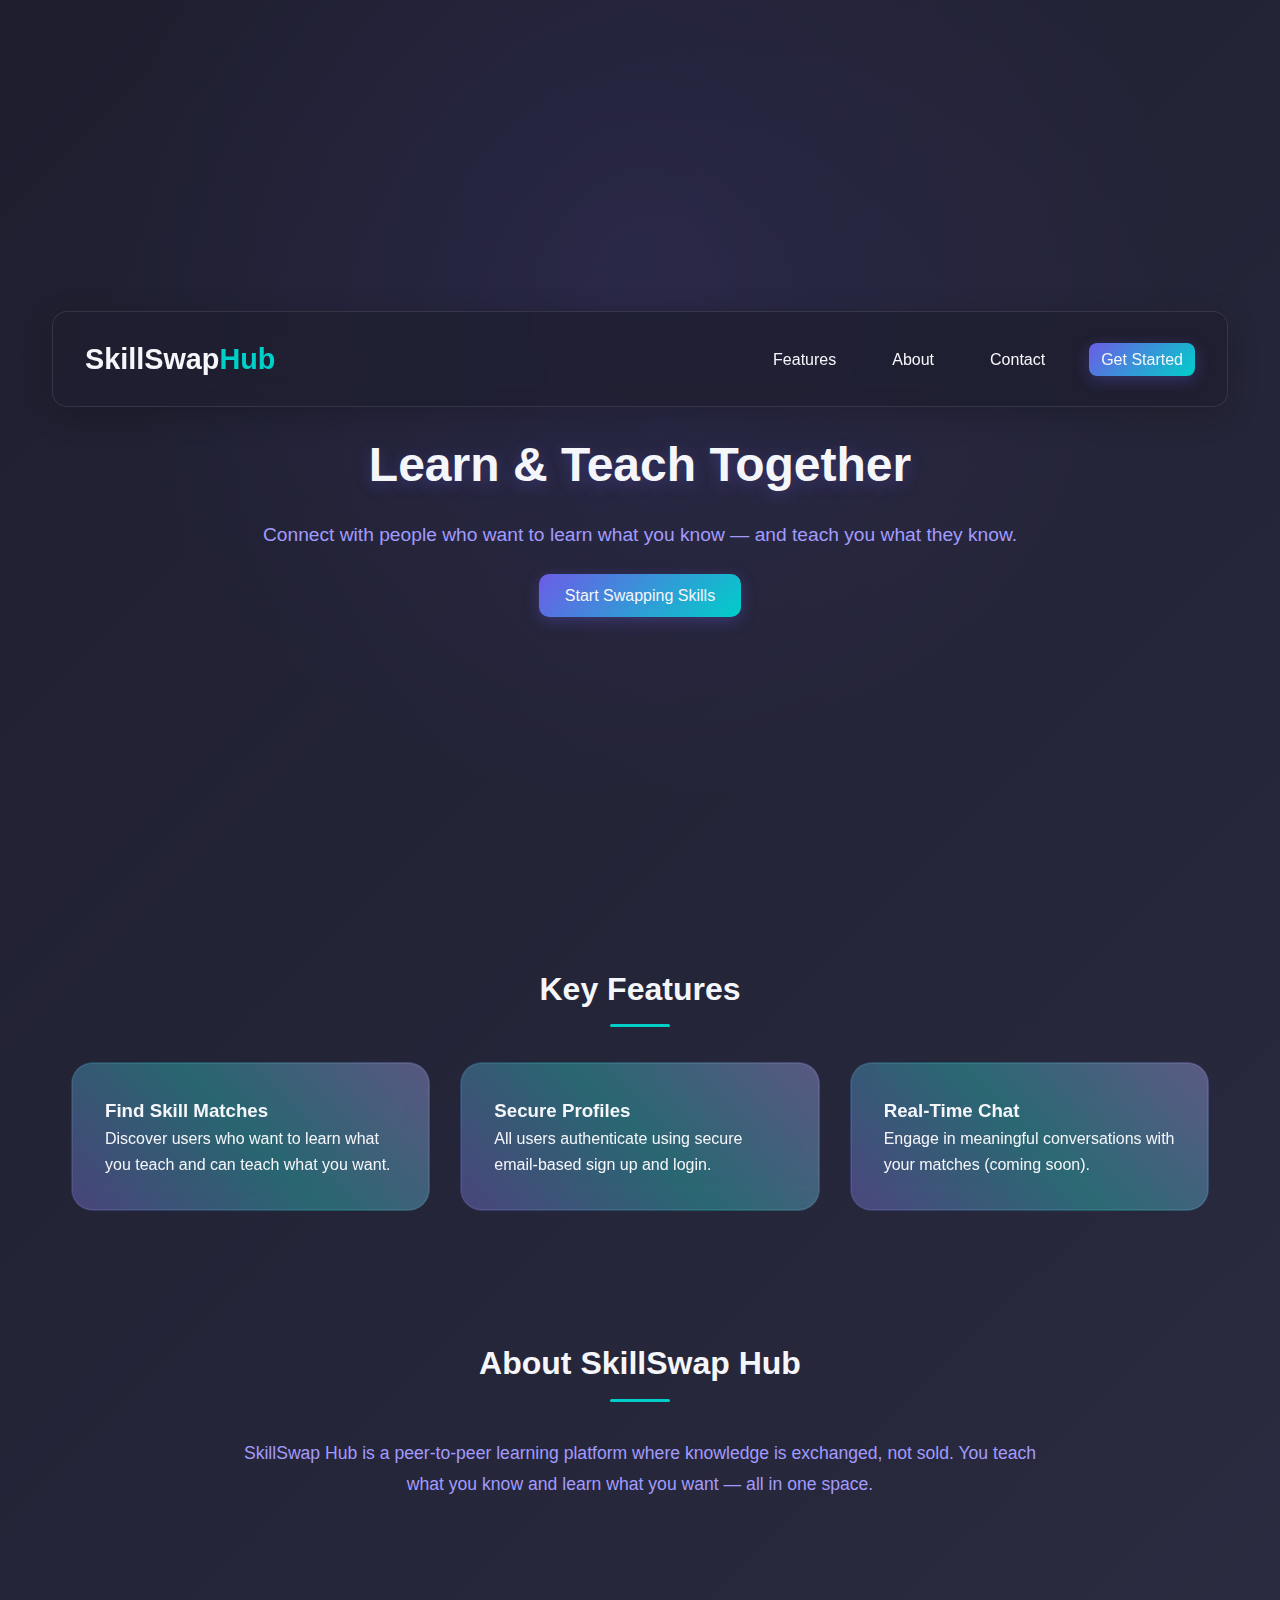
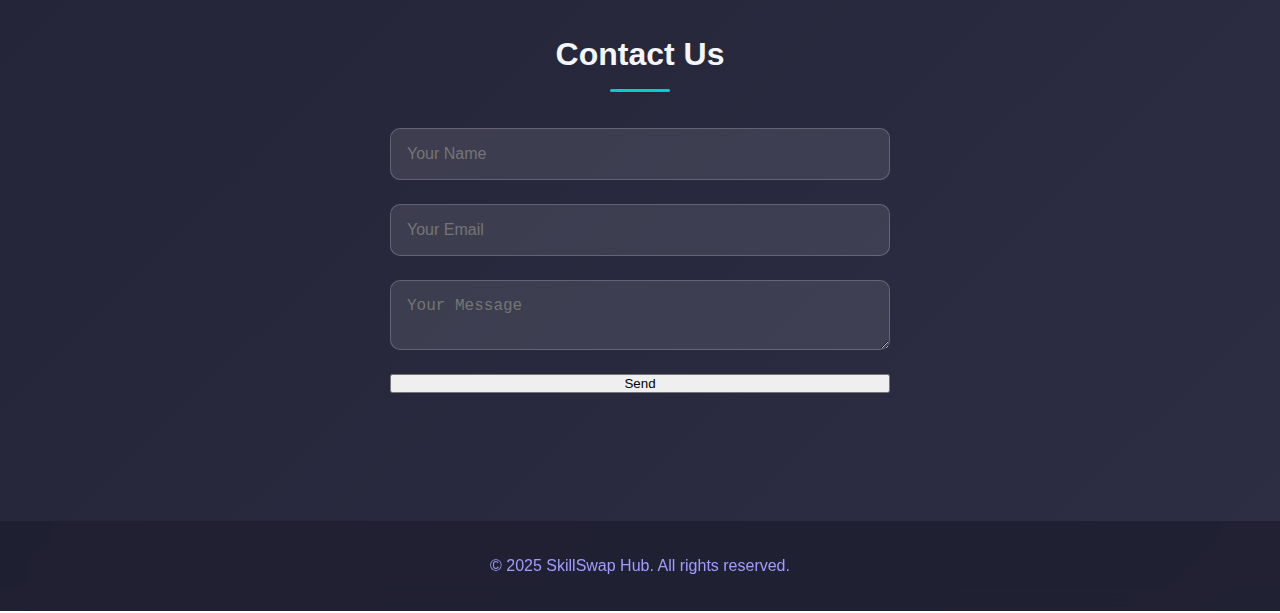
<file: index.html>
<!DOCTYPE html>
<html lang="en">
<head>
  <meta charset="UTF-8" />
  <meta name="viewport" content="width=device-width, initial-scale=1.0" />
  <title>SkillSwap Hub</title>
  <link rel="stylesheet" href="styles/style.css" />
  <link href="https://fonts.googleapis.com/css2?family=Poppins:wght@400;600&display=swap" rel="stylesheet">
  <script defer src="scripts/app.js"></script>
</head>
<body>
  <div class="hero">
    <nav class="navbar">
      <div class="logo">SkillSwap<span>Hub</span></div>
      <ul class="nav-links">
        <li><a href="#features">Features</a></li>
        <li><a href="#about">About</a></li>
        <li><a href="#contact">Contact</a></li>
        <li><a href="auth.html" class="btn">Get Started</a></li>
      </ul>
    </nav>

    <header class="hero-content">
      <h1>Learn & Teach Together</h1>
      <p>Connect with people who want to learn what you know — and teach you what they know.</p>
      <a href="auth.html" class="btn primary">Start Swapping Skills</a>
    </header>
  </div>

  <section id="features" class="features">
    <h2>Key Features</h2>
    <div class="feature-cards">
      <div class="card">
        <h3>Find Skill Matches</h3>
        <p>Discover users who want to learn what you teach and can teach what you want.</p>
      </div>
      <div class="card">
        <h3>Secure Profiles</h3>
        <p>All users authenticate using secure email-based sign up and login.</p>
      </div>
      <div class="card">
        <h3>Real-Time Chat</h3>
        <p>Engage in meaningful conversations with your matches (coming soon).</p>
      </div>
    </div>
  </section>

  <section id="about" class="about">
    <h2>About SkillSwap Hub</h2>
    <p>
      SkillSwap Hub is a peer-to-peer learning platform where knowledge is exchanged, not sold. You teach what you know and learn what you want — all in one space.
    </p>
  </section>

  <section id="contact" class="contact">
    <h2>Contact Us</h2>
    <form>
      <input type="text" placeholder="Your Name" required />
      <input type="email" placeholder="Your Email" required />
      <textarea placeholder="Your Message" required></textarea>
      <button type="submit">Send</button>
    </form>
  </section>

  <footer>
    <p>&copy; 2025 SkillSwap Hub. All rights reserved.</p>
  </footer>
  
</body>
</html>
</file>
<file: styles/style.css>
/* Base Styles - Modern/Futuristic Version */
:root {
  --primary: #6c5ce7;
  --secondary: #a29bfe;
  --dark: #2d3436;
  --light: #f5f6fa;
  --accent: #00cec9;
  --card-bg: rgba(255, 255, 255, 0.1);
  --glass-effect: blur(10px);
}

* {
  margin: 0;
  padding: 0;
  box-sizing: border-box;
}

body {
  font-family: 'Inter', sans-serif;
  line-height: 1.6;
  background: linear-gradient(135deg, #1e1e2f, #2d2d44);
  color: var(--light);
  scroll-behavior: smooth;
}

a {
  text-decoration: none;
  color: inherit;
}

ul {
  list-style: none;
}

/* Modern Navbar */
.navbar {
  display: flex;
  justify-content: space-between;
  align-items: center;
  padding: 1.5rem 2rem;
  background: rgba(30, 30, 47, 0.8);
  backdrop-filter: var(--glass-effect);
  border-radius: 15px;
  margin: 20px;
  box-shadow: 0 8px 32px rgba(0, 0, 0, 0.2);
  border: 1px solid rgba(255, 255, 255, 0.1);
  position: sticky;
  top: 20px;
  z-index: 1000;
}

.logo {
  font-size: 1.8rem;
  font-weight: 700;
  color: var(--light);
}
.logo span {
  color: var(--accent);
}

.nav-links {
  display: flex;
  gap: 2rem;
}
.nav-links a {
  transition: all 0.3s ease;
  padding: 8px 12px;
  border-radius: 8px;
}
.nav-links a:hover {
  background: rgba(108, 92, 231, 0.2);
}

.btn {
  padding: 0.8rem 1.6rem;
  background: linear-gradient(135deg, var(--primary), var(--accent));
  color: var(--light);
  border-radius: 10px;
  transition: all 0.3s ease;
  box-shadow: 0 4px 15px rgba(108, 92, 231, 0.3);
}
.btn:hover {
  transform: translateY(-2px);
  box-shadow: 0 6px 20px rgba(108, 92, 231, 0.4);
}

/* Futuristic Hero Section */
.hero {
  height: 100vh;
  display: flex;
  flex-direction: column;
  justify-content: center;
  padding: 2rem;
  background: radial-gradient(circle at 50% 30%, rgba(108, 92, 231, 0.1), transparent 60%);
  text-align: center;
  animation: fadeIn 1s ease;
}
.hero-content h1 {
  font-size: 3rem;
  margin-bottom: 1rem;
  color: var(--light);
  text-shadow: 0 4px 15px rgba(108, 92, 231, 0.3);
}
.hero-content p {
  font-size: 1.2rem;
  margin-bottom: 2rem;
  color: var(--secondary);
}

/* Modern Section Styling */
section {
  padding: 4rem 2rem;
  max-width: 1200px;
  margin: auto;
}

h2 {
  text-align: center;
  margin-bottom: 3rem;
  font-size: 2rem;
  color: var(--light);
  position: relative;
}
h2::after {
  content: '';
  position: absolute;
  left: 50%;
  transform: translateX(-50%);
  bottom: -12px;
  width: 60px;
  height: 3px;
  background: var(--accent);
  border-radius: 3px;
}

/* Glassmorphism Feature Cards */
.feature-cards {
  display: grid;
  grid-template-columns: repeat(auto-fit, minmax(300px, 1fr));
  gap: 2rem;
}
.card {
  background: var(--card-bg);
  backdrop-filter: var(--glass-effect);
  border-radius: 20px;
  padding: 2rem;
  border: 1px solid rgba(255, 255, 255, 0.1);
  transition: all 0.3s ease;
  position: relative;
}
.card:hover {
  transform: translateY(-10px);
  box-shadow: 0 10px 25px rgba(0, 0, 0, 0.3);
}
.card::before {
  content: '';
  position: absolute;
  top: -2px;
  left: -2px;
  right: -2px;
  bottom: -2px;
  background: linear-gradient(45deg, var(--primary), var(--accent), var(--secondary));
  z-index: -1;
  border-radius: 22px;
  opacity: 0.3;
}

/* About Section */
.about p {
  max-width: 800px;
  margin: 0 auto;
  font-size: 1.1rem;
  color: var(--secondary);
  text-align: center;
  line-height: 1.8;
}

/* Contact Form */
.contact form {
  display: flex;
  flex-direction: column;
  gap: 1.5rem;
  max-width: 500px;
  margin: auto;
}
.contact input,
.contact textarea {
  padding: 1rem;
  background: rgba(255, 255, 255, 0.1);
  border: 1px solid rgba(255, 255, 255, 0.2);
  border-radius: 10px;
  color: var(--light);
  font-size: 1rem;
  transition: all 0.3s ease;
}
.contact input:focus,
.contact textarea:focus {
  outline: none;
  border-color: var(--accent);
  box-shadow: 0 0 15px rgba(0, 206, 201, 0.2);
}

/* Footer */
footer {
  text-align: center;
  padding: 2rem;
  background: rgba(30, 30, 47, 0.8);
  backdrop-filter: var(--glass-effect);
  color: var(--secondary);
  margin-top: 4rem;
}

/* Animations */
@keyframes fadeIn {
  0% {
    opacity: 0;
    transform: translateY(20px);
  }
  100% {
    opacity: 1;
    transform: translateY(0);
  }
}


/* Responsive Design */
@media (max-width: 768px) {
  .navbar {
    flex-direction: column;
    gap: 1rem;
    margin: 10px;
  }
  
  .hero-content h1 {
    font-size: 2.2rem;
  }
  
  .feature-cards {
    grid-template-columns: 1fr;
  }
  
  section {
    padding: 3rem 1.5rem;
  }
}
/* ===== Exchange Requests ===== */
.requests-grid {
  display: grid;
  gap: 1.5rem;
  margin-top: 2rem;
}

.request-card {
  background: var(--card-bg);
  padding: 1.5rem;
  border-radius: 15px;
  backdrop-filter: var(--glass-effect);
}

#exchange-form {
  display: grid;
  gap: 1rem;
  max-width: 600px;
  margin: 0 auto;
}
</file>
